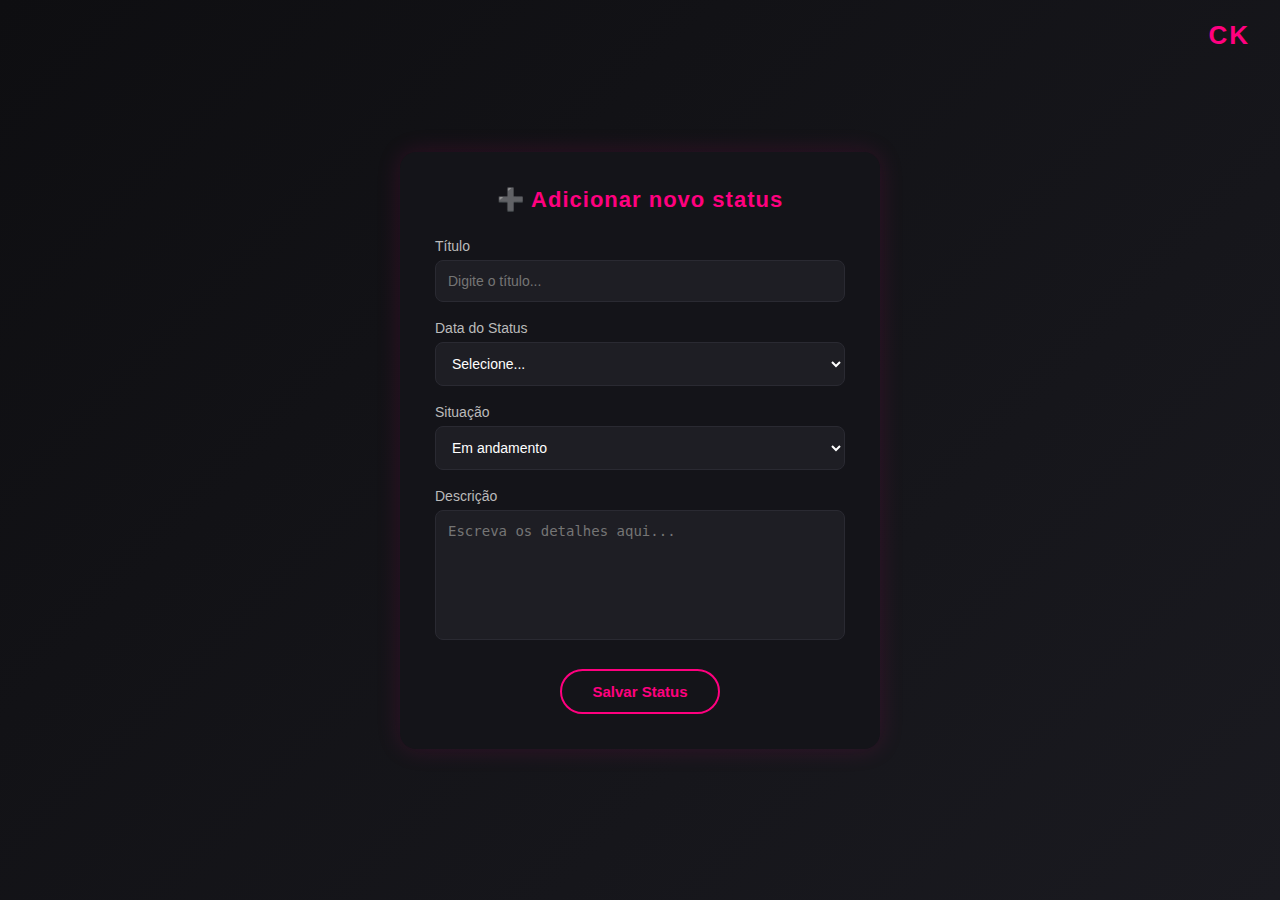
<file: arrumar/fn/index.html>
<!DOCTYPE html>
<html lang="pt-BR">
<head>
  <meta charset="UTF-8">
  <meta name="viewport" content="width=device-width, initial-scale=1.0">
  <title>Adicionar novo status</title>
  <link rel="stylesheet" href="Css/style.css">
</head>
<body>
  <!-- Fundo decorativo -->
  <div class="background"></div>

  <div class="container">
    <h2>➕ Adicionar novo status</h2>
    <form>
      <div class="form-group">
        <label for="titulo">Título</label>
        <input type="text" id="titulo" name="titulo" placeholder="Digite o título...">
      </div>

      <div class="form-group">
        <label for="data">Data do Status</label>
        <select id="data" name="data">
          <option value="">Selecione...</option>
          <option value="hoje">Hoje</option>
          <option value="amanha">Amanhã</option>
          <option value="semana">Essa semana</option>
        </select>
      </div>

      <div class="form-group">
        <label for="situacao">Situação</label>
        <select id="situacao" name="situacao">
          <option>Em andamento</option>
          <option>Concluído</option>
          <option>Pendente</option>
        </select>
      </div>

      <div class="form-group">
        <label for="descricao">Descrição</label>
        <textarea id="descricao" name="descricao" placeholder="Escreva os detalhes aqui..."></textarea>
      </div>

      <button type="submit" class="btn">Salvar Status</button>
    </form>
  </div>

  <div class="logo">CK</div>
</body>
</html>
</file>
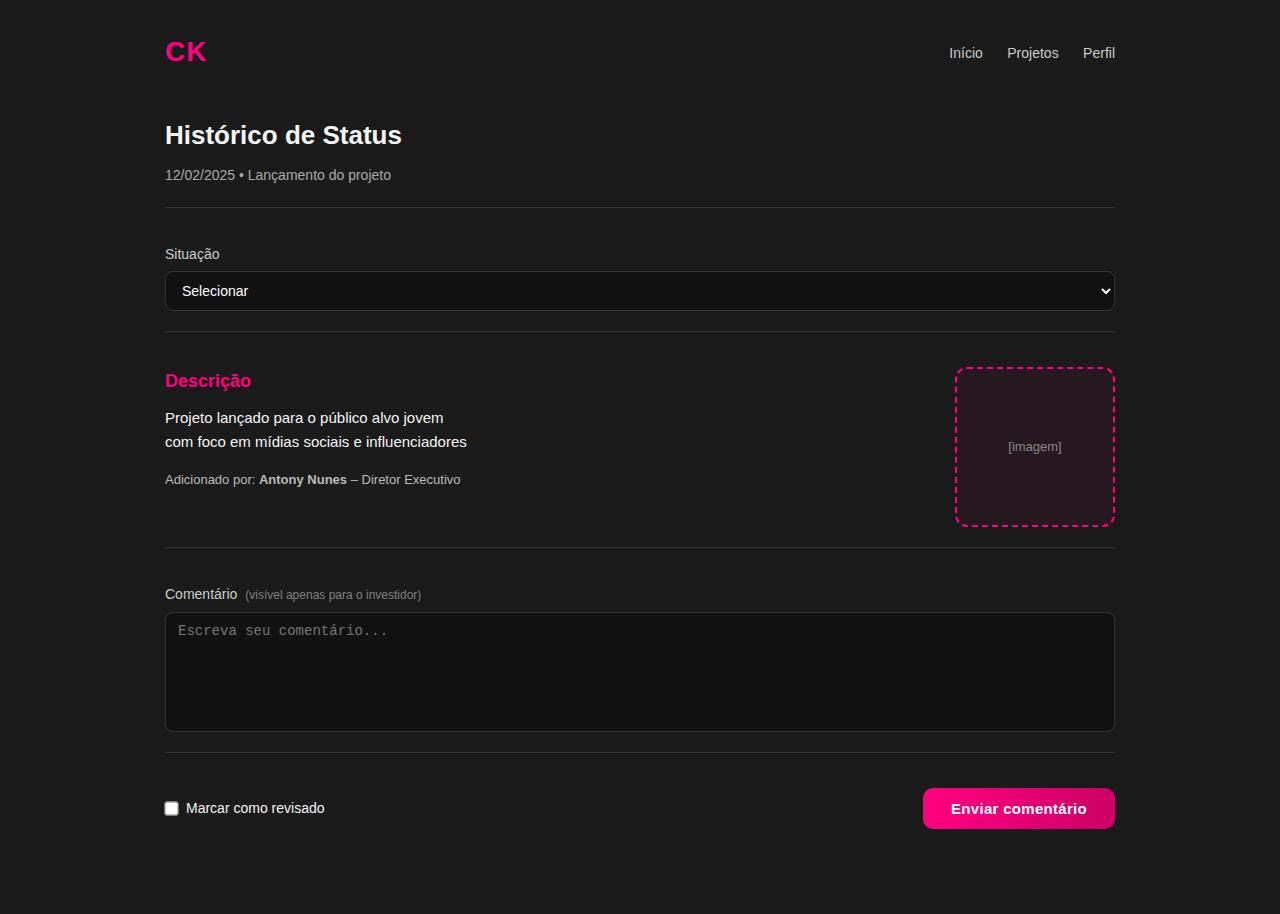
<file: arrumar/Historico de Status/index.html>
<!DOCTYPE html>
<html lang="pt-BR">
<head>
  <meta charset="UTF-8">
  <title>Histórico de Status</title>
  <link rel="stylesheet" href="Css/style.css">
</head>
<body>
  <div class="container">

    <!-- Header superior -->
    <header class="top-bar">
      <div class="logo">CK</div>
      <nav class="nav">
        <a href="#">Início</a>
        <a href="#">Projetos</a>
        <a href="#">Perfil</a>
      </nav>
    </header>

    <!-- Conteúdo principal -->
    <main>
      <section class="section">
        <h1 class="title">Histórico de Status</h1>
        <p class="date">12/02/2025 • Lançamento do projeto</p>
      </section>

      <!-- Situação -->
      <section class="section">
        <div class="form-group">
          <label for="status">Situação</label>
          <select id="status">
            <option>Selecionar</option>
            <option>Em andamento</option>
            <option>Concluído</option>
            <option>Pausado</option>
          </select>
        </div>
      </section>

      <!-- Descrição + imagem -->
      <section class="section flex">
        <div class="descricao">
          <h2>Descrição</h2>
          <p>Projeto lançado para o público alvo jovem<br>
             com foco em mídias sociais e influenciadores</p>
          <span class="adicionado">
            Adicionado por: <strong>Antony Nunes</strong> – Diretor Executivo
          </span>
        </div>
        <div class="image-box">[imagem]</div>
      </section>

      <!-- Comentário -->
      <section class="section">
        <div class="form-group">
          <label for="comentario">Comentário <span>(visível apenas para o investidor)</span></label>
          <textarea id="comentario" placeholder="Escreva seu comentário..."></textarea>
        </div>
      </section>

      <!-- Checkbox + botão -->
      <section class="section actions">
        <div class="check-line">
          <input type="checkbox" id="check">
          <label for="check">Marcar como revisado</label>
        </div>
        <button>Enviar comentário</button>
      </section>
    </main>
  </div>
</body>
</html>
</file>
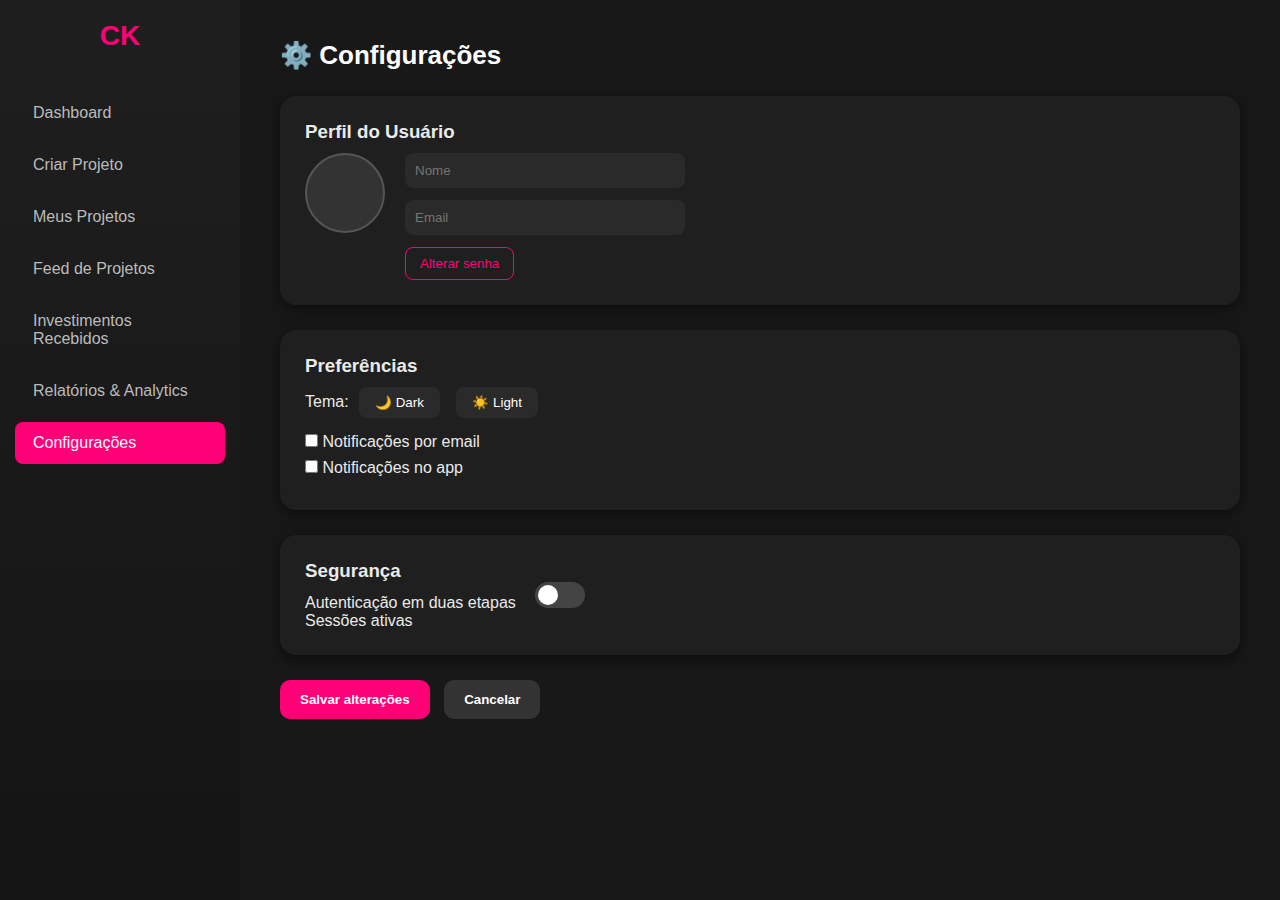
<file: arrumar/PERFIL/index.html>
<!DOCTYPE html>
<html lang="pt-BR">
<head>
  <meta charset="UTF-8">
  <meta name="viewport" content="width=device-width, initial-scale=1.0">
  <title>Configurações</title>
  <link rel="stylesheet" href="CSS/style.css">
</head>
<body>
  <div class="container">
    
    <!-- Sidebar -->
    <aside class="sidebar">
      <div class="logo">CK</div>
      <ul>
        <li>Dashboard</li>
        <li>Criar Projeto</li>
        <li>Meus Projetos</li>
        <li>Feed de Projetos</li>
        <li>Investimentos Recebidos</li>
        <li>Relatórios & Analytics</li>
        <li class="active">Configurações</li>
      </ul>
    </aside>

    <!-- Main content -->
    <main class="content">
      <h2>⚙️ Configurações</h2>

      <div class="card">
        <h3 class="titulo-perfil">Perfil do Usuário</h3>
        <div class="user-info">
          <div class="avatar"></div>
          <div class="inputs">
            <input type="text" placeholder="Nome">
            <input type="email" placeholder="Email">
            <button class="btn-outline">Alterar senha</button>
          </div>
        </div>
      </div>

      <div class="card">
        <h3 class="titulo-preferencias">Preferências</h3>
        <div class="preferencias-content">
          <div class="tema">
            <label>Tema:</label>
            <button class="tema-btn">🌙 Dark</button>
            <button class="tema-btn">☀️ Light</button>
          </div>
          <div class="notificacoes">
            <label><input type="checkbox"> Notificações por email</label>
            <label><input type="checkbox"> Notificações no app</label>
          </div>
        </div>
      </div>

      <div class="card">
        <h3>Segurança</h3>
        <div class="auth">
          <label>Autenticação em duas etapas</label>
          <label class="switch">
            <input type="checkbox">
            <span class="slider"></span>
          </label>
        </div>
        <div class="sessoes">
          <label>Sessões ativas</label>
        </div>
      </div>

      <div class="actions">
        <button class="btn salvar">Salvar alterações</button>
        <button class="btn cancelar">Cancelar</button>
      </div>
    </main>

  </div>
</body>
</html>
</file>
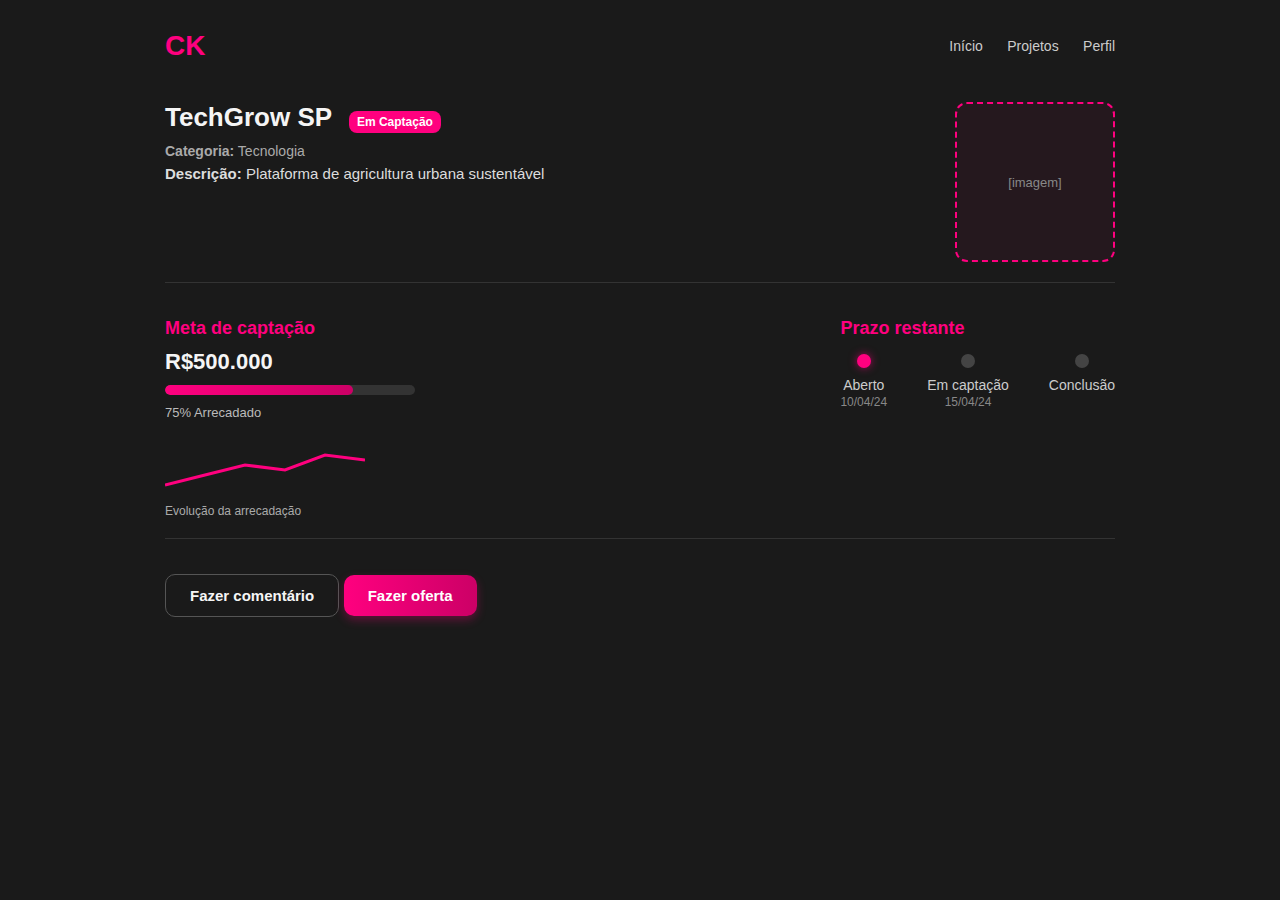
<file: arrumar/TECGROW-SP/index.html>
<!DOCTYPE html>
<html lang="pt-BR">
<head>
  <meta charset="UTF-8">
  <title>TechGrow SP</title>
  <link rel="stylesheet" href="CSS/style.css">
</head>
<body>
  <div class="container">

    <!-- Header superior -->
    <header class="top-bar">
      <div class="logo">CK</div>
      <nav class="nav">
        <a href="#">Início</a>
        <a href="#">Projetos</a>
        <a href="#">Perfil</a>
      </nav>
    </header>

    <!-- Conteúdo principal -->
    <main>
      <!-- Info do projeto -->
      <section class="section flex">
  <div class="info">
    <h1 class="title">TechGrow SP <span class="badge">Em Captação</span></h1>

    <p class="categoria"><strong>Categoria:</strong> Tecnologia</p>
    <p class="descricao"><strong>Descrição:</strong> Plataforma de agricultura urbana sustentável</p>
  </div>

  <div class="image-box">[imagem]</div>
</section>


      <!-- Meta + Prazo -->
      <section class="section flex-between">
        <!-- Meta de captação -->
        <div class="meta">
          <h2 class="subtitle">Meta de captação</h2>
          <p class="valor">R$500.000</p>
          <div class="progress-bar">
            <div class="progress" style="width: 75%;"></div>
          </div>
          <p class="status">75% Arrecadado</p>

          <!-- Mini gráfico -->
          <div class="mini-chart">
            <svg width="200" height="60">
              <polyline 
                points="0,50 40,40 80,30 120,35 160,20 200,25"
                fill="none"
                stroke="#FF007F"
                stroke-width="3"
              />
            </svg>
            <p class="chart-label">Evolução da arrecadação</p>
          </div>
        </div>

        <!-- Prazo restante -->
        <div class="prazo">
          <h2 class="subtitle">Prazo restante</h2>
          <div class="timeline">
            <div class="step">
              <span class="dot active"></span>
              <p>Aberto<br><small>10/04/24</small></p>
            </div>
            <div class="step">
              <span class="dot"></span>
              <p>Em captação<br><small>15/04/24</small></p>
            </div>
            <div class="step">
              <span class="dot"></span>
              <p>Conclusão</p>
            </div>
          </div>
        </div>
      </section>

      <!-- Ações -->
      <section class="section actions">
        <button class="btn-outline">Fazer comentário</button>
        <button class="btn-primary">Fazer oferta</button>
      </section>
      
    </main>
  </div>
</body>
</html>
</file>
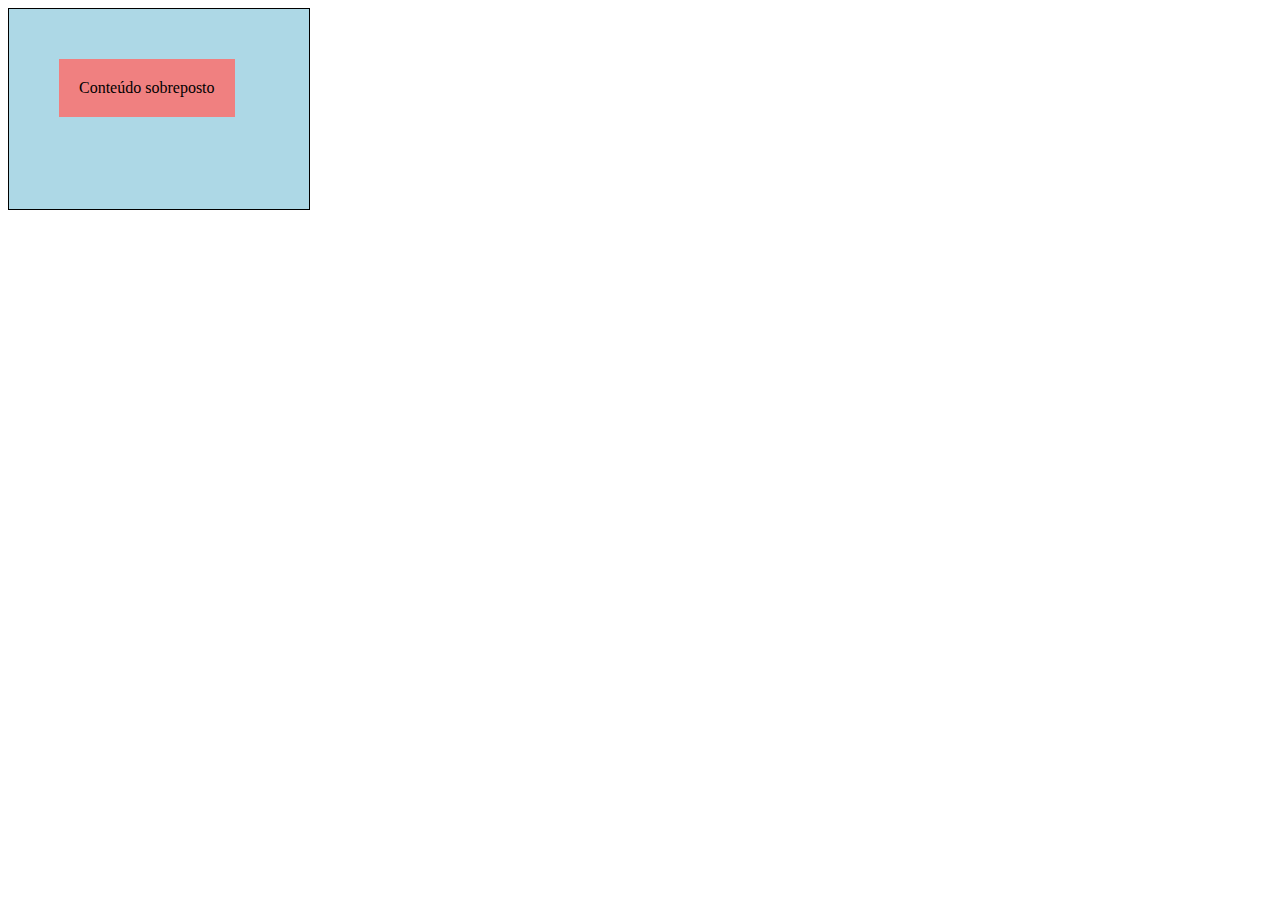
<file: teste.html>
<!DOCTYPE html>
<html lang="en">
  <head>
    <meta charset="UTF-8" />
    <meta name="viewport" content="width=device-width, initial-scale=1.0" />
    <title>Document</title>
  </head>
  <body>
    <div class="container">
      <div class="div-fundo"></div>
      <div class="div-sobreposta">Conteúdo sobreposto</div>
    </div>

    <style>
      .container {
        position: relative; /* Cria o contexto de posicionamento */
        width: 300px;
        height: 200px;
        border: 1px solid black;
      }

      .div-fundo {
        background-color: lightblue;
        width: 100%;
        height: 100%;
      }

      .div-sobreposta {
        position: absolute; /* Permite o posicionamento absoluto */
        top: 50px;
        left: 50px;
        background-color: lightcoral;
        padding: 20px;
        z-index: 10; /* Garante que esta div esteja na frente */
      }
    </style>
  </body>
</html>
</file>
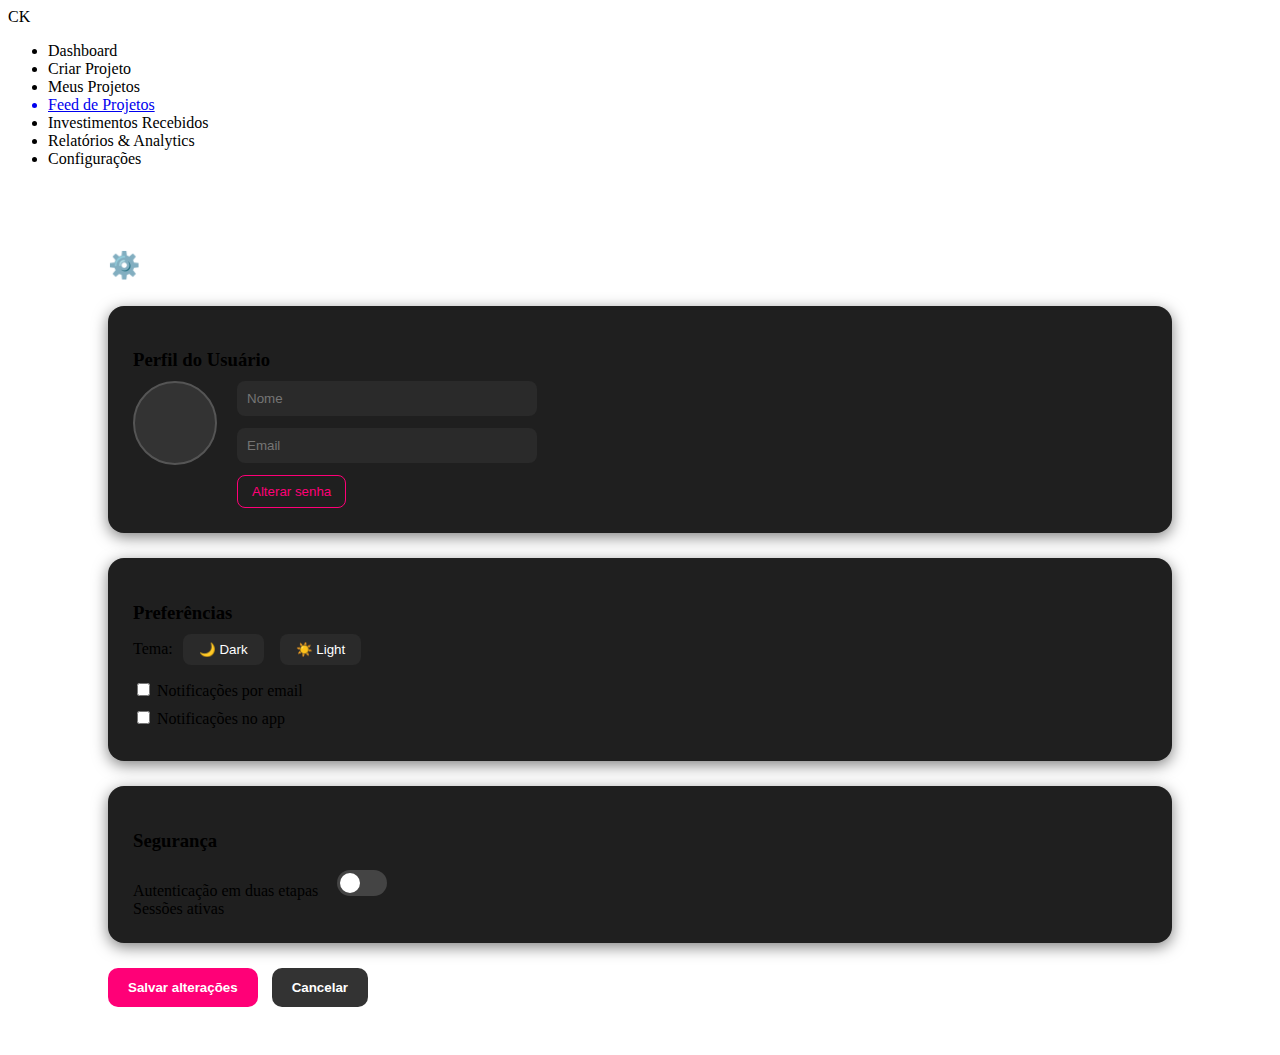
<file: html/configuracao.html>
<!DOCTYPE html>
<html lang="pt-BR">
<head>
  <meta charset="UTF-8">
  <meta name="viewport" content="width=device-width, initial-scale=1.0">
  <title>Configurações</title>
  <link rel="stylesheet" href="../css/configuracao.css">
</head>
<body>
  <div class="container">
    
    <!-- Sidebar -->
    <aside class="sidebar">
      <div class="logo">CK</div>
      <ul>
        <li>Dashboard</li>
        <li>Criar Projeto</li>
        <li>Meus Projetos</li>
        <a href="feed.html">
          <li>Feed de Projetos</li>
        </a>
        <li>Investimentos Recebidos</li>
        <li>Relatórios & Analytics</li>
        <li class="active">Configurações</li>
      </ul>
    </aside>

    <!-- Main content -->
    <main class="content">
      <h2>⚙️ Configurações</h2>

      <div class="card">
        <h3 class="titulo-perfil">Perfil do Usuário</h3>
        <div class="user-info">
          <div class="avatar"></div>
          <div class="inputs">
            <input type="text" placeholder="Nome">
            <input type="email" placeholder="Email">
            <button class="btn-outline">Alterar senha</button>
          </div>
        </div>
      </div>

      <div class="card">
        <h3 class="titulo-preferencias">Preferências</h3>
        <div class="preferencias-content">
          <div class="tema">
            <label>Tema:</label>
            <button class="tema-btn">🌙 Dark</button>
            <button class="tema-btn">☀️ Light</button>
          </div>
          <div class="notificacoes">
            <label><input type="checkbox"> Notificações por email</label>
            <label><input type="checkbox"> Notificações no app</label>
          </div>
        </div>
      </div>

      <div class="card">
        <h3>Segurança</h3>
        <div class="auth">
          <label>Autenticação em duas etapas</label>
          <label class="switch">
            <input type="checkbox">
            <span class="slider"></span>
          </label>
        </div>
        <div class="sessoes">
          <label>Sessões ativas</label>
        </div>
      </div>

      <div class="actions">
        <button class="btn salvar">Salvar alterações</button>
        <button class="btn cancelar">Cancelar</button>
      </div>
    </main>

  </div>
</body>
</html>
</file>
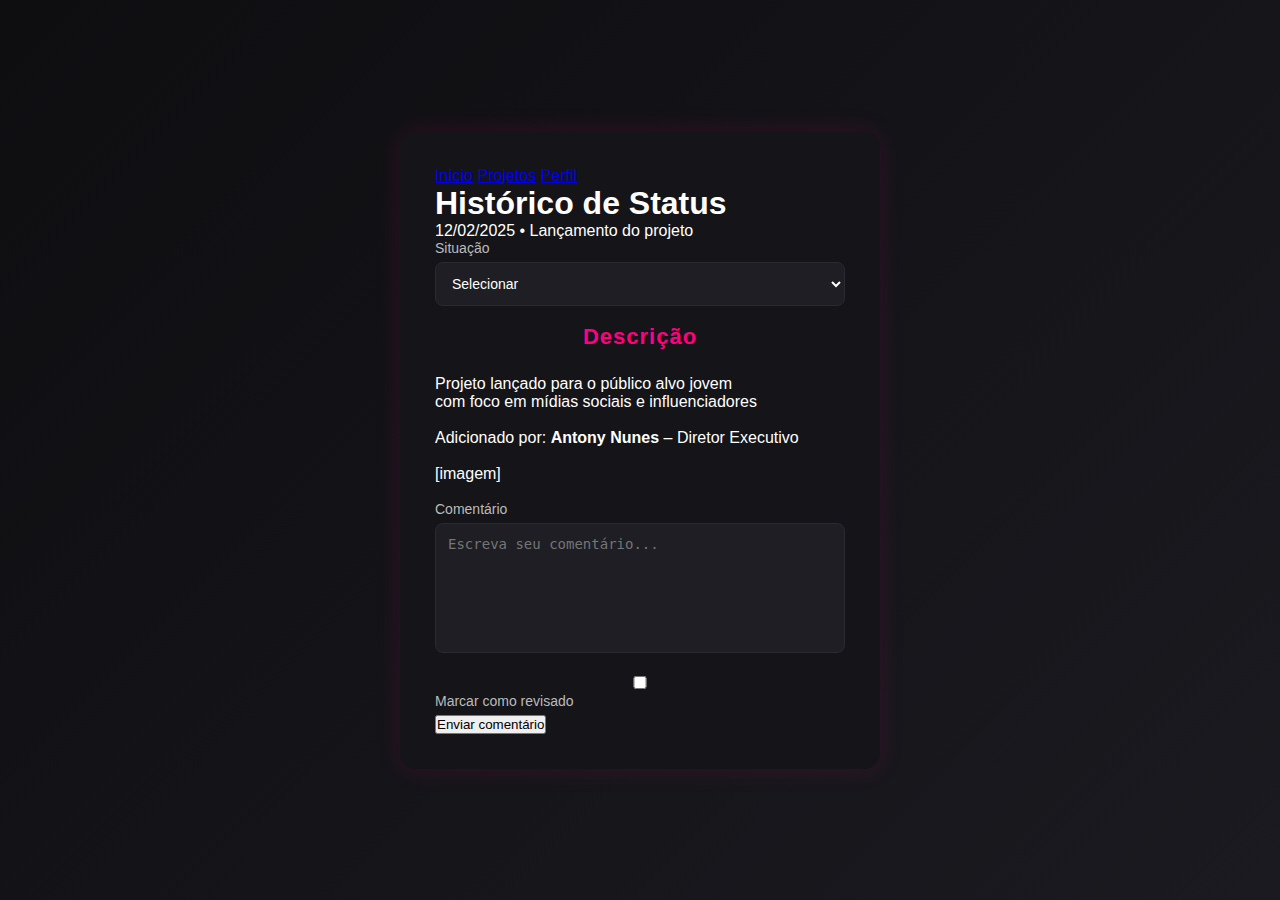
<file: html/Status de projeto - investidor.html>
<!DOCTYPE html>
<html lang="pt-BR">
  <head>
    <meta charset="UTF-8" />
    <title>Histórico de Status</title>
    <link
      rel="stylesheet"
      href="../css/Status de projeto - Diretor executivo.css"
    />
  </head>
  
  <body>
    <div class="container">
      <div class="header">
        <header>
          <nav>
            <a href="#">Início</a>
            <a href="#">Projetos</a>
            <a href="#">Perfil</a>
          </nav>
        </header>

        <section>
          <h1>Histórico de Status</h1>
          <p>12/02/2025 • Lançamento do projeto</p>
        </section>

        <section>
          <div>
            <label>Situação</label>
            <select>
              <option>Selecionar</option>
              <option>Em andamento</option>
              <option>Concluído</option>
              <option>Pausado</option>
            </select>
          </div>
        </section>
      </div>
    
      <br>
      
      <div class="main">
        <section class="section flex">
          <div class="descricao">
            <h2>Descrição</h2>
            <p>
              Projeto lançado para o público alvo jovem<br />
              com foco em mídias sociais e influenciadores
            </p>
            <br />
            <span class="adicionado">
              Adicionado por: <strong>Antony Nunes</strong> – Diretor Executivo
            </span>
          </div>
          <br />
          <div class="image-box">[imagem]</div>
        </section>
          <br/>

          <section class="section">
            <div class="form-group">
              <label for="comentario">Comentário
              <!-- <span>(visível apenas para o investidor)</span> --></label>
              <textarea id="comentario" placeholder="Escreva seu comentário..."></textarea>
            </div>
          </section>
      </div>
      
      <div class="footer">
        <div class="check-line">
          <input class="status" type="checkbox" />
          <label class="check" for="check">Marcar como revisado</label>
        </div>
        <div>
          <button>Enviar comentário</button>
        </div>
      </div>
    </div>
  </body>
</html>
</file>
<file: css/configuracao.css>
/* Conteúdo */
.content {
  flex: 1;
  padding: 40px;
  overflow-y: auto;
  margin: 20px 60px 0;
}

.content h2 {
  margin-bottom: 25px;
  font-size: 26px;
  font-weight: bold;
  color: #fff;
}

/* Cards */
.card {
  background: #1f1f1f;
  padding: 25px;
  border-radius: 16px;
  box-shadow: 0 4px 15px rgba(0,0,0,0.5);
  margin-bottom: 25px;
  transition: transform 0.2s;
}

.card:hover {
  transform: translateY(-3px);
}

/* Título Perfil */
.titulo-perfil {
  margin-bottom: 5px;
  display: block;
}

.user-info {
  margin-top: 10px; /* empurra avatar para baixo */
  display: flex;
  align-items: flex-start; /* alinha pelo topo */
  gap: 20px;
}

/* Avatar */
.avatar {
  width: 80px;
  height: 80px;
  background: #333;
  border-radius: 50%;
  border: 2px solid #555;
}

/* Inputs */
.inputs input {
  display: block;
  margin-bottom: 12px;
  padding: 10px;
  width: 280px;
  background: #2a2a2a;
  border: none;
  border-radius: 8px;
  color: #fff;
}

.inputs input:focus {
  outline: 2px solid #ff0077;
}

/* Botão Alterar senha */
.btn-outline {
  background: transparent;
  border: 1px solid #ff0077;
  color: #ff0077;
  padding: 8px 14px;
  border-radius: 8px;
  cursor: pointer;
  transition: 0.3s;
}

.btn-outline:hover {
  background: #ff0077;
  color: #fff;
}

/* Preferências */
.titulo-preferencias {
  margin-bottom: 5px;
  display: block;
}

.preferencias-content {
  margin-top: 10px;
}

.tema {
  margin-bottom: 15px;
}

.tema-btn {
  background: #2a2a2a;
  margin: 0 6px;
  padding: 8px 16px;
  border-radius: 8px;
  border: none;
  color: #fff;
  cursor: pointer;
  transition: 0.3s;
}

.tema-btn:hover {
  background: #ff0077;
}

.notificacoes label {
  display: block;
  margin: 8px 0;
}

/* Switch */
.switch {
  position: relative;
  display: inline-block;
  width: 50px;
  height: 26px;
  margin-left: 15px;
}

.switch input {
  display: none;
}

.slider {
  position: absolute;
  top: 0; left: 0;
  right: 0; bottom: 0;
  background-color: #444;
  border-radius: 26px;
  cursor: pointer;
  transition: 0.4s;
}

.slider:before {
  content: "";
  position: absolute;
  height: 20px; width: 20px;
  left: 3px;
  bottom: 3px;
  background: white;
  border-radius: 50%;
  transition: 0.4s;
}

.switch input:checked + .slider {
  background: #ff0077;
}

.switch input:checked + .slider:before {
  transform: translateX(24px);
}

/* Botões principais */
.actions {
  margin-top: 25px;
}

.btn {
  padding: 12px 20px;
  border: none;
  border-radius: 10px;
  cursor: pointer;
  font-weight: bold;
  transition: 0.3s;
}

.salvar {
  background: #ff0077;
  color: #fff;
  margin-right: 10px;
}

.salvar:hover {
  background: #ff3399;
}

.cancelar {
  background: #333;
  color: #fff;
}

.cancelar:hover {
  background: #555;
}

.menus {
  text-decoration: none;
  color: #ffffff;
}
</file>
<file: arrumar/fn/Css/style.css>
/* Reset */
* {
  margin: 0;
  padding: 0;
  box-sizing: border-box;
}

/* Fundo */
body {
  background: linear-gradient(135deg, #0e0e11, #1a1a20);
  color: #fff;
  font-family: "Segoe UI", Tahoma, Geneva, Verdana, sans-serif;
  display: flex;
  justify-content: center;
  align-items: center;
  height: 100vh;
}

/* Caixa principal */
.container {
  background-color: #141419;
  padding: 35px;
  border-radius: 16px;
  width: 480px;
  box-shadow: 0 0 25px rgba(230, 0, 126, 0.15);
  position: relative;
  animation: fadeIn 0.8s ease;
}

/* Título */
h2 {
  margin-bottom: 25px;
  font-size: 22px;
  font-weight: 600;
  text-align: center;
  color: #FF007F;
  letter-spacing: 1px;
}

/* Grupos do formulário */
.form-group {
  margin-bottom: 18px;
}

label {
  display: block;
  margin-bottom: 6px;
  font-size: 14px;
  color: #bbb;
  font-weight: 500;
}

/* Inputs */
input, select, textarea {
  width: 100%;
  padding: 12px;
  border: 1px solid #2a2a32;
  border-radius: 8px;
  background-color: #1e1e24;
  color: #fff;
  font-size: 14px;
  transition: all 0.3s ease;
}

input:focus, select:focus, textarea:focus {
  border-color: #FF007F;
  box-shadow: 0 0 8px rgba(230, 0, 126, 0.4);
  outline: none;
}

textarea {
  height: 130px;
  resize: none;
}

/* Botão */
.btn {
  display: block;
  width: 160px;
  margin: 25px auto 0;
  padding: 12px;
  background-color: transparent;
  border: 2px solid #FF007F;
  color: #FF007F;
  font-size: 15px;
  font-weight: bold;
  border-radius: 25px;
  cursor: pointer;
  transition: all 0.3s ease;
}

.btn:hover {
  background-color: #FF007F;
  color: #fff;
  box-shadow: 0 0 12px rgba(230, 0, 126, 0.6);
  transform: scale(1.05);
}

/* Logo */
.logo {
  position: absolute;
  top: 20px;
  right: 30px;
  font-size: 26px;
  font-weight: bold;
  color: #FF007F;
  letter-spacing: 2px;
  cursor: default;
}

/* Animação de entrada */
@keyframes fadeIn {
  from {
    opacity: 0;
    transform: translateY(-15px);
  }
  to {
    opacity: 1;
    transform: translateY(0);
  }
}
</file>
<file: arrumar/Historico de Status/Css/style.css>
/* ====== RESET ====== */
* {
  box-sizing: border-box;
  margin: 0;
  padding: 0;
}

/* ====== GLOBAL ====== */
body {
  background-color: #1a1a1a;
  font-family: "Inter", "Segoe UI", Roboto, Arial, sans-serif;
  color: #f5f5f5;
  line-height: 1.6;
  display: flex;
  justify-content: center;
  padding: 30px;
}

.container {
  width: 100%;
  max-width: 950px;
}

/* ====== HEADER ====== */
.top-bar {
  display: flex;
  justify-content: space-between;
  align-items: center;
  margin-bottom: 40px;
}

.logo {
  font-size: 28px;
  font-weight: bold;
  color: #FF007F;
  letter-spacing: 1px;
}

.nav a {
  color: #ccc;
  text-decoration: none;
  margin-left: 20px;
  font-size: 14px;
  transition: color 0.2s;
}

.nav a:hover {
  color: #FF007F;
}

/* ====== SECTIONS ====== */
.section {
  margin-bottom: 35px;
  padding-bottom: 20px;
  border-bottom: 1px solid #333;
}

.section:last-child {
  border: none;
}

/* ====== TITULOS ====== */
.title {
  font-size: 26px;
  font-weight: 700;
  margin-bottom: 8px;
}

.date {
  font-size: 14px;
  color: #aaa;
}

/* ====== FORM ====== */
.form-group {
  display: flex;
  flex-direction: column;
}

.form-group label {
  font-size: 14px;
  margin-bottom: 6px;
  color: #ccc;
}

.form-group label span {
  font-size: 12px;
  color: gray;
  margin-left: 4px;
}

select, textarea {
  background-color: #111;
  border: 1px solid #333;
  border-radius: 8px;
  padding: 10px 12px;
  color: white;
  font-size: 14px;
  transition: border 0.3s, box-shadow 0.3s;
}

select:hover, textarea:hover {
  border-color: #555;
}

select:focus, textarea:focus {
  border-color: #FF007F;
  box-shadow: 0 0 6px rgba(255, 0, 127, 0.4);
  outline: none;
}

textarea {
  min-height: 120px;
  resize: none;
}

/* ====== DESCRIÇÃO ====== */
.descricao h2 {
  font-size: 18px;
  margin-bottom: 10px;
  color: #FF007F;
}

.descricao p {
  margin-bottom: 12px;
  font-size: 15px;
}

.adicionado {
  font-size: 13px;
  color: #bbb;
}

/* ====== FLEX ====== */
.flex {
  display: flex;
  justify-content: space-between;
  align-items: flex-start;
  gap: 25px;
}

.image-box {
  flex-shrink: 0;
  border: 2px dashed #FF007F;
  width: 160px;
  height: 160px;
  border-radius: 12px;
  display: flex;
  align-items: center;
  justify-content: center;
  font-size: 13px;
  color: #888;
  background: rgba(255, 0, 127, 0.05);
}

/* ====== CHECKBOX ====== */
.check-line {
  display: flex;
  align-items: center;
  font-size: 14px;
}

input[type="checkbox"] {
  accent-color: #FF007F;
  margin-right: 8px;
  transform: scale(1.1);
}

/* ====== BOTÃO ====== */
button {
  background: linear-gradient(90deg, #FF007F, #cc0066);
  border: none;
  color: white;
  padding: 12px 28px;
  cursor: pointer;
  border-radius: 10px;
  font-size: 15px;
  font-weight: 600;
  letter-spacing: 0.3px;
  transition: transform 0.2s ease, box-shadow 0.2s ease;
}

button:hover {
  transform: translateY(-2px);
  box-shadow: 0 4px 14px rgba(255, 0, 127, 0.4);
}

/* ====== AÇÕES ====== */
.actions {
  display: flex;
  justify-content: space-between;
  align-items: center;
}
</file>
<file: arrumar/PERFIL/CSS/style.css>
/* Reset */
* {
  margin: 0;
  padding: 0;
  box-sizing: border-box;
  font-family: "Segoe UI", Roboto, Arial, sans-serif;
}

/* Layout principal */
.container {
  display: flex;
  height: 100vh;
  background-color: #121212;
  color: #eaeaea;
}

/* Sidebar */
.sidebar {
  width: 240px;
  background: linear-gradient(180deg, #1f1f1f, #141414);
  padding: 20px 15px;
  box-shadow: 2px 0 10px rgba(0,0,0,0.6);
}

.sidebar .logo {
  color: #ff0077;
  font-size: 28px;
  font-weight: bold;
  margin-bottom: 40px;
  text-align: center;
}

.sidebar ul {
  list-style: none;
}

.sidebar ul li {
  padding: 12px 18px;
  margin: 10px 0;
  border-radius: 8px;
  cursor: pointer;
  transition: background 0.3s;
  color: #bbb;
}

.sidebar ul li.active,
.sidebar ul li:hover {
  background: #ff0077;
  color: #fff;
}

/* Conteúdo */
.content {
  flex: 1;
  padding: 40px;
  background-color: #181818;
  overflow-y: auto;
}

.content h2 {
  margin-bottom: 25px;
  font-size: 26px;
  font-weight: bold;
  color: #fff;
}

/* Cards */
.card {
  background: #1f1f1f;
  padding: 25px;
  border-radius: 16px;
  box-shadow: 0 4px 15px rgba(0,0,0,0.5);
  margin-bottom: 25px;
  transition: transform 0.2s;
}

.card:hover {
  transform: translateY(-3px);
}

/* Título Perfil */
.titulo-perfil {
  margin-bottom: 5px;
  display: block;
}

.user-info {
  margin-top: 10px; /* empurra avatar para baixo */
  display: flex;
  align-items: flex-start; /* alinha pelo topo */
  gap: 20px;
}

/* Avatar */
.avatar {
  width: 80px;
  height: 80px;
  background: #333;
  border-radius: 50%;
  border: 2px solid #555;
}

/* Inputs */
.inputs input {
  display: block;
  margin-bottom: 12px;
  padding: 10px;
  width: 280px;
  background: #2a2a2a;
  border: none;
  border-radius: 8px;
  color: #fff;
}

.inputs input:focus {
  outline: 2px solid #ff0077;
}

/* Botão Alterar senha */
.btn-outline {
  background: transparent;
  border: 1px solid #ff0077;
  color: #ff0077;
  padding: 8px 14px;
  border-radius: 8px;
  cursor: pointer;
  transition: 0.3s;
}

.btn-outline:hover {
  background: #ff0077;
  color: #fff;
}

/* Preferências */
.titulo-preferencias {
  margin-bottom: 5px;
  display: block;
}

.preferencias-content {
  margin-top: 10px;
}

.tema {
  margin-bottom: 15px;
}

.tema-btn {
  background: #2a2a2a;
  margin: 0 6px;
  padding: 8px 16px;
  border-radius: 8px;
  border: none;
  color: #fff;
  cursor: pointer;
  transition: 0.3s;
}

.tema-btn:hover {
  background: #ff0077;
}

.notificacoes label {
  display: block;
  margin: 8px 0;
}

/* Switch */
.switch {
  position: relative;
  display: inline-block;
  width: 50px;
  height: 26px;
  margin-left: 15px;
}

.switch input {
  display: none;
}

.slider {
  position: absolute;
  top: 0; left: 0;
  right: 0; bottom: 0;
  background-color: #444;
  border-radius: 26px;
  cursor: pointer;
  transition: 0.4s;
}

.slider:before {
  content: "";
  position: absolute;
  height: 20px; width: 20px;
  left: 3px;
  bottom: 3px;
  background: white;
  border-radius: 50%;
  transition: 0.4s;
}

.switch input:checked + .slider {
  background: #ff0077;
}

.switch input:checked + .slider:before {
  transform: translateX(24px);
}

/* Botões principais */
.actions {
  margin-top: 25px;
}

.btn {
  padding: 12px 20px;
  border: none;
  border-radius: 10px;
  cursor: pointer;
  font-weight: bold;
  transition: 0.3s;
}

.salvar {
  background: #ff0077;
  color: #fff;
  margin-right: 10px;
}

.salvar:hover {
  background: #ff3399;
}

.cancelar {
  background: #333;
  color: #fff;
}

.cancelar:hover {
  background: #555;
}
</file>
<file: arrumar/TECGROW-SP/CSS/style.css>
/* ===== RESET ===== */
* {
  margin: 0;
  padding: 0;
  box-sizing: border-box;
}

/* ===== GLOBAL ===== */
body {
  background-color: #1a1a1a;
  font-family: "Inter", "Segoe UI", sans-serif;
  color: #f5f5f5;
  display: flex;
  justify-content: center;
  padding: 30px;
}

.container {
  width: 100%;
  max-width: 950px;
}

/* ===== HEADER ===== */
.top-bar {
  display: flex;
  justify-content: space-between;
  align-items: center;
  margin-bottom: 40px;
}

.logo {
  font-size: 28px;
  font-weight: bold;
  color: #FF007F;
}

.nav a {
  color: #ccc;
  text-decoration: none;
  margin-left: 20px;
  font-size: 14px;
  transition: color 0.2s;
}

.nav a:hover {
  color: #FF007F;
}

/* ===== SECTION ===== */
.section {
  margin-bottom: 35px;
  padding-bottom: 20px;
  border-bottom: 1px solid #333;
}

.section:last-child {
  border: none;
}

/* ===== TITULOS ===== */
.title {
  font-size: 26px;
  font-weight: 700;
  margin-bottom: 10px;
}

.badge {
  background: #FF007F;
  color: white;
  font-size: 12px;
  padding: 4px 8px;
  border-radius: 8px;
  margin-left: 10px;
}

.subtitle {
  font-size: 18px;
  font-weight: 600;
  color: #FF007F;
  margin-bottom: 10px;
}

.categoria {
  font-size: 14px;
  color: #aaa;
  margin-bottom: 6px;
}

.descricao {
  font-size: 15px;
  color: #ddd;
  margin-bottom: 12px;
}


/* ===== FLEX ===== */
.flex {
  display: flex;
  justify-content: space-between;
  align-items: flex-start;
  gap: 30px;
}

.flex-between {
  display: flex;
  justify-content: space-between;
  align-items: flex-start;
  gap: 60px;
}

.image-box {
  flex-shrink: 0;
  border: 2px dashed #FF007F;
  width: 160px;
  height: 160px;
  border-radius: 12px;
  display: flex;
  align-items: center;
  justify-content: center;
  font-size: 13px;
  color: #888;
  background: rgba(255, 0, 127, 0.05);
}

/* ===== META ===== */
.valor {
  font-size: 22px;
  font-weight: bold;
  margin: 6px 0;
}

.progress-bar {
  background: #333;
  border-radius: 8px;
  height: 10px;
  width: 250px;
  overflow: hidden;
  margin: 10px 0;
}

.progress {
  height: 100%;
  background: linear-gradient(90deg, #FF007F, #cc0066);
  border-radius: 8px;
  transition: width 1s ease-in-out;
}

.status {
  font-size: 13px;
  color: #bbb;
}

/* ===== MINI GRÁFICO ===== */
.mini-chart {
  margin-top: 15px;
}

.chart-label {
  font-size: 12px;
  color: #aaa;
  margin-top: 5px;
}

/* ===== TIMELINE ===== */
.timeline {
  display: flex;
  justify-content: space-between;
  align-items: flex-start;
  gap: 40px;
  margin-top: 15px;
}

.step {
  text-align: center;
  font-size: 14px;
  color: #ccc;
}

.step small {
  font-size: 12px;
  color: #888;
}

.dot {
  display: inline-block;
  width: 14px;
  height: 14px;
  background: #444;
  border-radius: 50%;
  margin-bottom: 6px;
  transition: background 0.3s;
}

.dot.active {
  background: #FF007F;
  box-shadow: 0 0 8px rgba(255, 0, 127, 0.6);
}

/* ===== BOTÕES ===== */
button {
  padding: 12px 24px;
  font-size: 15px;
  border-radius: 10px;
  cursor: pointer;
  font-weight: 600;
  transition: transform 0.2s ease, box-shadow 0.2s ease;
}

button:hover {
  transform: translateY(-2px);
}

.btn-outline {
  background: transparent;
  border: 1px solid #555;
  color: #f5f5f5;
}

.btn-outline:hover {
  border-color: #FF007F;
  color: #FF007F;
}

.btn-primary {
  background: linear-gradient(90deg, #FF007F, #cc0066);
  border: none;
  color: white;
  box-shadow: 0 4px 10px rgba(255, 0, 127, 0.3);
}

.btn-primary:hover {
  box-shadow: 0 6px 16px rgba(255, 0, 127, 0.5);
}
</file>
<file: css/Status de projeto - Diretor executivo.css>
/* Reset */
* {
  margin: 0;
  padding: 0;
  box-sizing: border-box;
}

/* Fundo */
body {
  background: linear-gradient(135deg, #0e0e11, #1a1a20);
  color: #fff;
  font-family: "Segoe UI", Tahoma, Geneva, Verdana, sans-serif;
  display: flex;
  justify-content: center;
  align-items: center;
  height: 100vh;
}

/* Caixa principal */
.container {
  background-color: #141419;
  padding: 35px;
  border-radius: 16px;
  width: 480px;
  box-shadow: 0 0 25px rgba(230, 0, 126, 0.15);
  position: relative;
  animation: fadeIn 0.8s ease;
}

/* Título */
h2 {
  margin-bottom: 25px;
  font-size: 22px;
  font-weight: 600;
  text-align: center;
  color: #FF007F;
  letter-spacing: 1px;
}

/* Grupos do formulário */
.form-group {
  margin-bottom: 18px;
}

label {
  display: block;
  margin-bottom: 6px;
  font-size: 14px;
  color: #bbb;
  font-weight: 500;
}

/* Inputs */
input, select, textarea {
  width: 100%;
  padding: 12px;
  border: 1px solid #2a2a32;
  border-radius: 8px;
  background-color: #1e1e24;
  color: #fff;
  font-size: 14px;
  transition: all 0.3s ease;
}

input:focus, select:focus, textarea:focus {
  border-color: #FF007F;
  box-shadow: 0 0 8px rgba(230, 0, 126, 0.4);
  outline: none;
}

textarea {
  height: 130px;
  resize: none;
}

/* Botão */
.btn {
  display: block;
  width: 160px;
  margin: 25px auto 0;
  padding: 12px;
  background-color: transparent;
  border: 2px solid #FF007F;
  color: #FF007F;
  font-size: 15px;
  font-weight: bold;
  border-radius: 25px;
  cursor: pointer;
  transition: all 0.3s ease;
}

.btn:hover {
  background-color: #FF007F;
  color: #fff;
  box-shadow: 0 0 12px rgba(230, 0, 126, 0.6);
  transform: scale(1.05);
}

/* Logo */
.logo {
  position: absolute;
  top: 20px;
  right: 30px;
  font-size: 26px;
  font-weight: bold;
  color: #FF007F;
  letter-spacing: 2px;
  cursor: default;
}

/* Animação de entrada */
@keyframes fadeIn {
  from {
    opacity: 0;
    transform: translateY(-15px);
  }
  to {
    opacity: 1;
    transform: translateY(0);
  }
}
</file>
